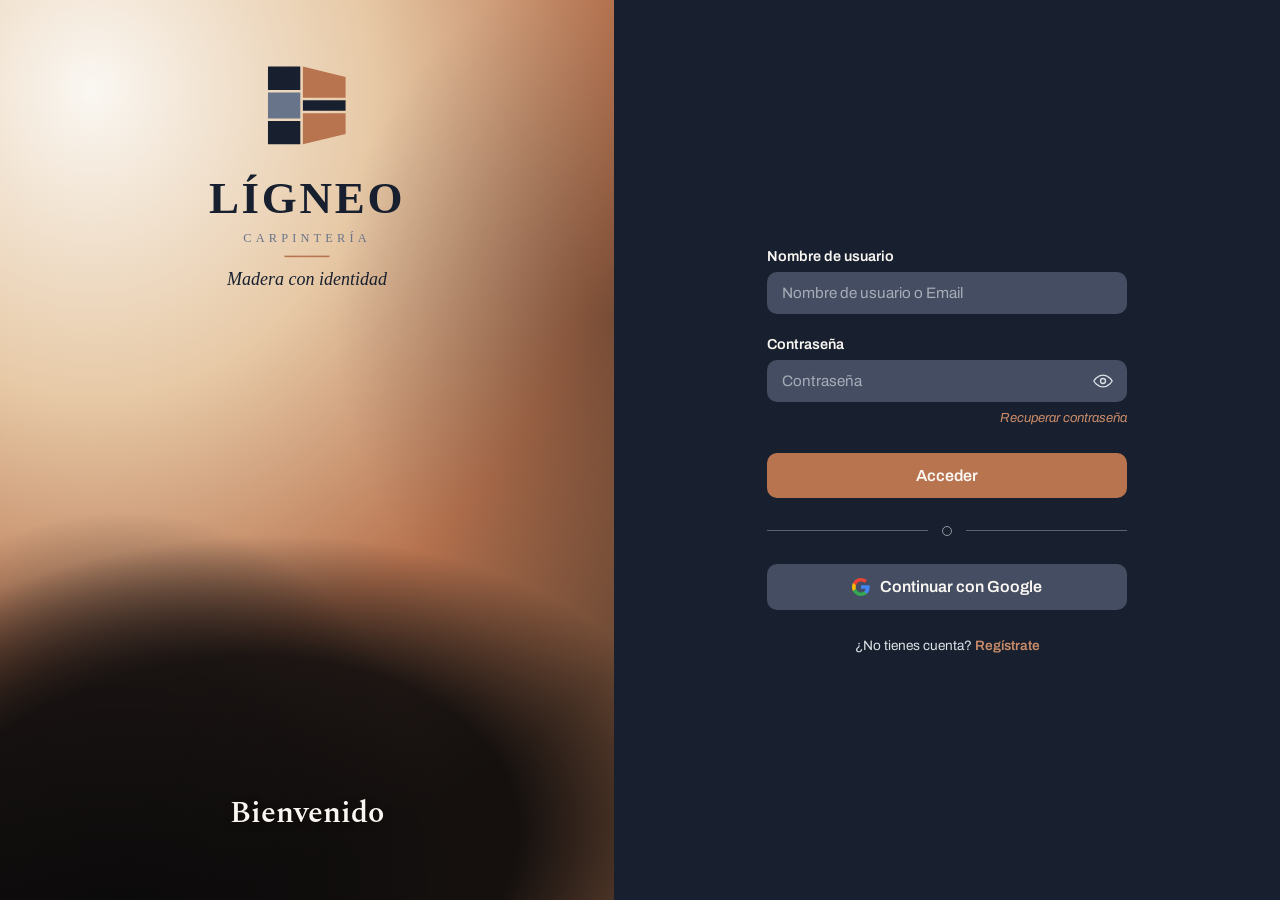
<file: Pagina-Web/login.html>
<!DOCTYPE html>
<html lang="es">
    <head>
        <meta charset="UTF-8">
        <!-- Ancho = ancho del dispositivo: necesario para que las media queries de login.css respondan al tamaño real de pantalla y no a un viewport de escritorio simulado -->
        <meta name="viewport" content="width=device-width, initial-scale=1.0">
        <title>Login - Lígneo Carpintería</title>
        <link rel="icon" type="image/svg+xml" href="../logo-ligneo/ligneo-favicon.svg">

        <!-- Tipografías de marca (ver logo-ligneo/LEEME.txt): Spectral para títulos, Archivo para el resto -->
        <link rel="preconnect" href="https://fonts.googleapis.com">
        <link rel="preconnect" href="https://fonts.gstatic.com" crossorigin>
        <link href="https://fonts.googleapis.com/css2?family=Archivo:wght@400;500;600&family=Spectral:ital,wght@0,500;0,600;1,400&display=swap" rel="stylesheet">

        <link rel="stylesheet" href="./css/login.css">
    </head>

    <body>
        <!-- Contenedor de toda la pantalla de login. En móvil apila los dos <section>
             en columna (el hero queda oculto); desde 768px pasa a fila y forma el
             split-screen: hero a la izquierda, formulario a la derecha. -->
        <main class="login-page">

            <!-- Panel izquierdo con la imagen de marca. Solo se muestra en tablet/escritorio
                 (display:none en móvil, ver login.css); es puramente decorativo, por eso
                 aria-hidden="true": no aporta nada que el lector de pantalla deba anunciar. -->
            <section class="login-hero" aria-hidden="true">
                <!-- Capa que oscurece la esquina inferior del degradado para simular
                     la "ola" oscura del diseño original, sin depender de una imagen -->
                <div class="login-hero__wave"></div>

                <!-- Logotipo vertical (símbolo + nombre + eslogan), centrado y arriba del panel -->
                <div class="login-hero__brand">
                    <img class="login-hero__logo" src="../logo-ligneo/ligneo-vertical.svg" alt="">
                    <!-- El propio SVG ya incluye el nombre y el eslogan "Madera con identidad";
                         estos dos elementos quedan ocultos en pantallas >=768px (login.css) y
                         solo existirían como refuerzo textual si en algún momento se dejara de
                         usar el logo vertical. -->
                    <div class="login-hero__underline"></div>
                    <p class="login-hero__tagline">Madera con identidad</p>
                </div>

                <!-- Texto de bienvenida anclado abajo del panel (margin-top:auto en login.css) -->
                <p class="login-hero__welcome">Bienvenido</p>
            </section>

            <!-- Panel derecho: el formulario de acceso. Siempre visible, es el único panel en móvil. -->
            <section class="login-form-panel">
                <div class="login-form-wrap">

                    <!-- Logo horizontal, solo visible en móvil (login.css lo oculta desde 768px,
                         porque en tablet/escritorio ya está el logo vertical del panel hero).
                         Es un <div> con background-image en vez de <img> porque el SVG original
                         reserva un margen vacío a la derecha del dibujo (ver comentario en
                         login.css); con background-position/size se recorta ese espacio y el
                         logotipo queda realmente centrado. -->
                    <header class="login-brand-mobile">
                        <div class="login-brand-mobile__logo" role="img" aria-label="Lígneo Carpintería"></div>
                    </header>

                    <!-- novalidate: desactivamos la validación nativa del navegador para
                         controlar nosotros los mensajes de error (ver login.js) -->
                    <form class="login-form" id="login-form" novalidate>

                        <!-- Campo de usuario/email -->
                        <div class="form-field">
                            <label for="username">Nombre de usuario</label>
                            <input
                                type="text"
                                id="username"
                                name="username"
                                placeholder="Nombre de usuario o Email"
                                autocomplete="username"
                                required
                            >
                            <!-- Mensaje de error específico de este campo; login.js escribe aquí el texto -->
                            <p class="form-error" id="username-error" role="alert"></p>
                        </div>

                        <!-- Campo de contraseña, con botón para mostrar/ocultar el texto -->
                        <div class="form-field">
                            <label for="password">Contraseña</label>
                            <div class="password-field">
                                <input
                                    type="password"
                                    id="password"
                                    name="password"
                                    placeholder="Contraseña"
                                    autocomplete="current-password"
                                    required
                                    minlength="6"
                                >
                                <!-- aria-pressed y aria-label se actualizan por JS según el estado -->
                                <button type="button" class="toggle-password" id="toggle-password" aria-label="Mostrar contraseña" aria-pressed="false">
                                    <!-- Icono "ojo abierto": visible por defecto (contraseña oculta) -->
                                    <svg class="icon-eye" viewBox="0 0 24 24" fill="none" xmlns="http://www.w3.org/2000/svg" aria-hidden="true">
                                        <path d="M1 12s4-7 11-7 11 7 11 7-4 7-11 7-11-7-11-7Z" stroke="currentColor" stroke-width="1.6" stroke-linecap="round" stroke-linejoin="round"/>
                                        <circle cx="12" cy="12" r="3" stroke="currentColor" stroke-width="1.6"/>
                                    </svg>
                                    <!-- Icono "ojo tachado": oculto por defecto vía CSS (.icon-eye-off),
                                         login.js alterna la clase "is-visible" del botón para mostrar
                                         uno u otro (nunca los dos a la vez). -->
                                    <svg class="icon-eye-off" viewBox="0 0 24 24" fill="none" xmlns="http://www.w3.org/2000/svg" aria-hidden="true">
                                        <path d="M3 3l18 18M10.6 10.6a3 3 0 0 0 4.24 4.24M9.9 4.24A10.9 10.9 0 0 1 12 4c7 0 11 7 11 7a13.4 13.4 0 0 1-3.17 3.88M6.5 6.6C3.9 8.3 2 11 2 11s4 7 11 7c1.4 0 2.7-.27 3.9-.74" stroke="currentColor" stroke-width="1.6" stroke-linecap="round" stroke-linejoin="round"/>
                                    </svg>
                                </button>
                            </div>
                            <p class="form-error" id="password-error" role="alert"></p>
                            <a href="#" class="forgot-password">Recuperar contraseña</a>
                        </div>

                        <!-- Mensaje general del envío (éxito o error de login); login.js le añade
                             la clase "is-success" o "is-error" según el resultado -->
                        <p class="form-message" id="form-message" role="alert"></p>

                        <button type="submit" class="btn btn-primary">Acceder</button>

                        <!-- Separador "o" entre el login normal y el de Google: dos líneas con un círculo en medio -->
                        <div class="divider" role="presentation">
                            <span></span>
                            <i></i>
                            <span></span>
                        </div>

                        <!-- Login social con Google; de momento es un placeholder (ver login.js) -->
                        <button type="button" class="btn btn-google" id="google-login">
                            <svg class="icon-google" viewBox="0 0 18 18" xmlns="http://www.w3.org/2000/svg" aria-hidden="true">
                                <path fill="#4285F4" d="M17.64 9.2c0-.64-.06-1.25-.16-1.84H9v3.48h4.84a4.14 4.14 0 0 1-1.8 2.72v2.26h2.9c1.7-1.57 2.7-3.88 2.7-6.62Z"/>
                                <path fill="#34A853" d="M9 18c2.43 0 4.47-.8 5.96-2.18l-2.9-2.26c-.8.54-1.84.86-3.06.86-2.35 0-4.34-1.59-5.05-3.72H.95v2.33A9 9 0 0 0 9 18Z"/>
                                <path fill="#FBBC05" d="M3.95 10.7A5.4 5.4 0 0 1 3.67 9c0-.59.1-1.17.28-1.7V4.97H.95A9 9 0 0 0 0 9c0 1.45.35 2.83.95 4.03l3-2.33Z"/>
                                <path fill="#EA4335" d="M9 3.58c1.32 0 2.51.46 3.44 1.35l2.58-2.58C13.46.89 11.43 0 9 0A9 9 0 0 0 .95 4.97l3 2.33C4.66 5.17 6.65 3.58 9 3.58Z"/>
                            </svg>
                            Continuar con Google
                        </button>
                    </form>

                    <p class="signup-text">¿No tienes cuenta? <a href="#">Regístrate</a></p>
                </div>
            </section>

        </main>

        <script src="./js/login.js"></script>
    </body>
</html>
</file>
<file: Pagina-Web/css/login.css>
/* ==========================================================================
   Lígneo Carpintería — Login
   Paleta e identidad: ver ../logo-ligneo/LEEME.txt

   Estructura del archivo:
   1. Variables y reset
   2. Layout general mobile-first (referencia: iPhone)
   3. Formulario (campos, botones, divisor, enlaces)
   4. Tablet / escritorio: panel hero a la izquierda (referencia: iPad)
   5. Escritorio amplio: mismo layout con más aire (referencia: MacBook)
   ========================================================================== */

:root {
    /* Colores de marca (ver LEEME.txt) */
    --color-ink: #18202f;       /* tinta principal / fondo oscuro */
    --color-ink-soft: #1f2940;
    --color-slate: #68748a;     /* gris azulado */
    --color-mist: #dce1e6;      /* gris claro */
    --color-cream: #faf7f2;     /* crema */
    --color-copper: #b8734f;    /* cobre / acento */
    --color-copper-light: #c98a68;

    /* Tipografías de marca (cargadas desde Google Fonts en login.html) */
    --font-serif: "Spectral", "Georgia", serif;
    --font-sans: "Archivo", "Segoe UI", sans-serif;

    --radius-md: 10px;
    --radius-lg: 16px;
}

/* Reset básico: el padding/border no aumentan el ancho declarado de nada */
* {
    box-sizing: border-box;
}

html,
body {
    height: 100%;
}

body {
    margin: 0;
    font-family: var(--font-sans);
    background: var(--color-ink);
    color: var(--color-mist);
    -webkit-font-smoothing: antialiased;
}

img {
    max-width: 100%;
    display: block;
}

/* ==========================================================================
   Layout general — mobile first (diseño de referencia: iPhone)
   Por defecto (sin media query) solo existe una columna: el panel de
   formulario. El panel hero se activa más abajo a partir de 768px.
   ========================================================================== */

.login-page {
    min-height: 100vh;
    display: flex;
    flex-direction: column; /* en escritorio/tablet pasa a "row", ver media query */
}

/* Panel hero (imagen de marca) — oculto en móvil */
.login-hero {
    display: none;
}

.login-form-panel {
    flex: 1;
    display: flex;
    align-items: center;
    justify-content: center; /* centra login-form-wrap horizontalmente */
    background: var(--color-ink);
    padding: 32px 24px 40px;
}

/* Columna central que agrupa el logo (móvil) y el <form>; su max-width
   evita que los campos se vean demasiado anchos en pantallas grandes */
.login-form-wrap {
    width: 100%;
    max-width: 360px;
}

/* Logo horizontal — solo en móvil, sustituido por el logo del hero en pantallas grandes */
.login-brand-mobile {
    display: flex;
    justify-content: center;
    margin-bottom: 40px;
}

.login-brand-mobile__logo {
    /* El archivo ligneo-horizontal-inverso.svg declara un viewBox de
       400x80, pero el dibujo real (símbolo + texto) solo ocupa los
       primeros ~230px de ancho: el resto es margen vacío a la derecha
       incluido en el propio SVG. Si se centra el <img> completo, el
       logotipo visible queda descentrado hacia la izquierda. Lo
       recortamos aquí con background-size/position para centrar de
       verdad el dibujo, no el lienzo vacío que lo rodea.
       (viewBox 400x80 · dibujo real x:2-232 y:10-70) */
    width: 197px;
    height: 68px;
    margin: 0 auto;
    background-image: url("../../logo-ligneo/ligneo-horizontal-inverso.svg");
    background-repeat: no-repeat;
    background-position: left center;
    background-size: 340px 68px;
}

/* ==========================================================================
   Formulario
   ========================================================================== */

.login-form {
    display: flex;
    flex-direction: column;
}

/* Bloque label + input (+ mensaje de error) */
.form-field {
    margin-bottom: 22px;
}

.form-field label {
    display: block;
    font-size: 0.85rem;
    font-weight: 600;
    color: var(--color-cream);
    margin-bottom: 8px;
}

.form-field input[type="text"],
.form-field input[type="password"] {
    width: 100%;
    padding: 12px 14px;
    border-radius: var(--radius-md);
    border: 1px solid transparent;
    background: rgba(104, 116, 138, 0.55); /* --color-slate con transparencia */
    color: var(--color-cream);
    font-family: var(--font-sans);
    font-size: 0.95rem;
    outline: none;
    transition: border-color 0.15s ease, background 0.15s ease;
}

.form-field input::placeholder {
    color: rgba(220, 225, 230, 0.65);
}

.form-field input:focus {
    border-color: var(--color-copper);
    background: rgba(104, 116, 138, 0.7);
}

/* Borde rojizo cuando el navegador considera el valor inválido
   (p.ej. tras enviar el formulario con un campo vacío) */
.form-field input:user-invalid {
    border-color: #c96a5a;
}

/* Envoltorio del input de contraseña, necesario para poder posicionar
   el botón de mostrar/ocultar contraseña en su interior */
.password-field {
    position: relative;
}

.password-field input {
    padding-right: 44px; /* deja hueco para que el icono no tape el texto escrito */
}

/* Botón de mostrar/ocultar contraseña, centrado verticalmente dentro del input */
.toggle-password {
    position: absolute;
    top: 50%;
    right: 8px;
    transform: translateY(-50%);
    background: none;
    border: none;
    padding: 6px;
    display: flex;
    align-items: center;
    justify-content: center;
    color: var(--color-mist);
    cursor: pointer;
    border-radius: 6px;
}

.toggle-password:hover,
.toggle-password:focus-visible {
    color: var(--color-cream);
}

.toggle-password svg {
    width: 20px;
    height: 20px;
}

/* Solo un icono visible a la vez: por defecto se ve el ojo abierto
   (contraseña oculta); login.js añade la clase "is-visible" al botón
   cuando el usuario revela la contraseña, lo que intercambia los iconos. */
.toggle-password .icon-eye-off {
    display: none;
}

.toggle-password.is-visible .icon-eye {
    display: none;
}

.toggle-password.is-visible .icon-eye-off {
    display: block;
}

/* Mensaje de error bajo un campo concreto (usuario o contraseña) */
.form-error {
    margin: 6px 2px 0;
    font-size: 0.78rem;
    color: #e28a76;
    min-height: 1em;
}

/* Si login.js no ha escrito ningún mensaje, el párrafo no ocupa espacio visual */
.form-error:empty {
    display: none;
}

/* Mensaje general del envío del formulario (éxito o error de login) */
.form-message {
    margin: -6px 0 16px;
    font-size: 0.85rem;
    text-align: center;
}

.form-message:empty {
    display: none;
}

.form-message.is-success {
    color: #7fbf9e;
}

.form-message.is-error {
    color: #e28a76;
}

.forgot-password {
    display: block;
    text-align: right;
    margin-top: 8px;
    font-size: 0.82rem;
    font-style: italic;
    color: var(--color-copper-light);
    text-decoration: none;
}

.forgot-password:hover {
    text-decoration: underline;
}

/* Botones (Acceder / Continuar con Google comparten esta base) */
.btn {
    display: flex;
    align-items: center;
    justify-content: center;
    gap: 10px; /* separación entre icono y texto, si lo hay */
    width: 100%;
    padding: 13px 16px;
    border-radius: var(--radius-md);
    border: none;
    font-family: var(--font-sans);
    font-size: 0.95rem;
    font-weight: 600;
    cursor: pointer;
    transition: filter 0.15s ease, transform 0.05s ease;
}

.btn:active {
    transform: translateY(1px); /* pequeño feedback de "pulsado" */
}

.btn-primary {
    background: var(--color-copper);
    color: var(--color-cream);
    margin-top: 6px;
}

.btn-primary:hover {
    filter: brightness(1.08);
}

/* Estado mientras login.js procesa el envío (botón deshabilitado) */
.btn-primary:disabled {
    opacity: 0.6;
    cursor: not-allowed;
}

.btn-google {
    background: rgba(104, 116, 138, 0.55);
    color: var(--color-cream);
}

.btn-google:hover {
    background: rgba(104, 116, 138, 0.7);
}

.icon-google {
    width: 18px;
    height: 18px;
    flex-shrink: 0; /* que el texto del botón nunca lo comprima */
}

/* Divisor "o" entre el login normal y el de Google: dos líneas con un
   pequeño círculo hueco en el centro (sin texto, según el diseño original) */
.divider {
    display: flex;
    align-items: center;
    gap: 14px;
    margin: 28px 0;
}

.divider span {
    flex: 1; /* las dos líneas reparten el espacio disponible a partes iguales */
    height: 1px;
    background: rgba(220, 225, 230, 0.35);
}

.divider i {
    width: 10px;
    height: 10px;
    border-radius: 50%;
    border: 1.5px solid rgba(220, 225, 230, 0.6);
    flex-shrink: 0;
}

.signup-text {
    margin: 28px 0 0;
    text-align: center;
    font-size: 0.85rem;
    color: var(--color-mist);
}

.signup-text a {
    color: var(--color-copper-light);
    font-weight: 600;
    text-decoration: none;
}

.signup-text a:hover {
    text-decoration: underline;
}

/* ==========================================================================
   Tablet / escritorio (diseño de referencia: iPad y MacBook) — split screen
   A partir de aquí el login pasa de una columna a dos: el panel hero
   (marca) aparece a la izquierda y el formulario queda a la derecha.
   ========================================================================== */

@media (min-width: 768px) {
    .login-page {
        flex-direction: row;
    }

    /* Oculta la cabecera de marca de móvil, el hero la sustituye */
    .login-brand-mobile {
        display: none;
    }

    .login-hero {
        display: flex;
        position: relative; /* referencia para la "ola" y el z-index del contenido */
        flex-direction: column;
        justify-content: flex-start; /* el logo queda arriba del panel */
        overflow: hidden; /* recorta la "ola" (::before) que sobresale del panel */
        flex: 0 0 44%;
        min-height: 100%;
        padding: 40px;
        /* Degradado cálido crema -> cobre -> marrón que simula el fondo
           de madera/textura del diseño original, sin depender de una imagen */
        background:
            radial-gradient(120% 90% at 15% 10%, var(--color-cream) 0%, #e7c9a6 38%, var(--color-copper) 72%, #6e4a35 100%);
    }

    /* Capa que oscurece progresivamente la esquina inferior izquierda del
       degradado, dando la sensación de una "ola" oscura entrando en el panel */
    .login-hero__wave {
        position: absolute;
        inset: 0;
        background:
            radial-gradient(75% 60% at 20% 100%, rgba(24, 32, 47, 0.92) 0%, rgba(24, 32, 47, 0.55) 45%, rgba(24, 32, 47, 0) 72%),
            radial-gradient(65% 55% at 100% 35%, rgba(24, 32, 47, 0.35) 0%, rgba(24, 32, 47, 0) 70%);
        mix-blend-mode: multiply;
    }

    /* Forma ovalada que refuerza la "ola": un óvalo oscuro rotado que
       sobresale por debajo del panel (el overflow:hidden del padre lo recorta) */
    .login-hero__wave::before {
        content: "";
        position: absolute;
        width: 160%;
        height: 70%;
        left: -45%;
        bottom: -30%;
        background: radial-gradient(closest-side, var(--color-ink) 62%, transparent 100%);
        border-radius: 45%;
        transform: rotate(-8deg);
        opacity: 0.9;
    }

    /* El logo y el texto "Bienvenido" deben quedar por encima de la
       "ola" (login-hero__wave), de ahí el z-index */
    .login-hero__brand,
    .login-hero__welcome {
        position: relative;
        z-index: 1;
    }

    .login-hero__brand {
        margin: 0;
        display: flex;
        justify-content: center; /* centra el logo horizontalmente en el panel */
    }

    .login-hero__logo {
        width: min(300px, 82%);
        margin: 0 auto;
    }

    /* El propio SVG del logo vertical ya incluye el nombre y el eslogan,
       así que estos elementos de refuerzo en el HTML no se muestran aquí */
    .login-hero__underline,
    .login-hero__tagline {
        display: none;
    }

    .login-hero__welcome {
        margin: auto 0 0; /* lo empuja hasta el final del panel (flex-direction: column) */
        text-align: center; /* centrado horizontal dentro del panel */
        font-family: var(--font-serif);
        font-size: 1.5rem;
        font-weight: 600;
        color: var(--color-cream);
        text-shadow: 0 2px 10px rgba(0, 0, 0, 0.25);
    }

    .login-form-panel {
        flex: 1;
        padding: 40px;
        justify-content: center;
    }

    .login-form-wrap {
        max-width: 320px;
    }
}

/* ==========================================================================
   Escritorio amplio (diseño de referencia: MacBook) — más aire, mismo layout
   Mismo split-screen de arriba; aquí solo se ajustan tamaños y espaciados
   para pantallas más grandes.
   ========================================================================== */

@media (min-width: 1200px) {
    .login-hero {
        flex: 0 0 48%;
        padding: 64px;
    }

    .login-hero__logo {
        width: 360px;
    }

    .login-hero__welcome {
        font-size: 1.9rem;
    }

    .login-form-panel {
        padding: 64px;
    }

    .login-form-wrap {
        max-width: 360px;
    }

    .form-field label {
        font-size: 0.9rem;
    }

    .btn {
        font-size: 1rem;
        padding: 14px 16px;
    }
}
</file>
